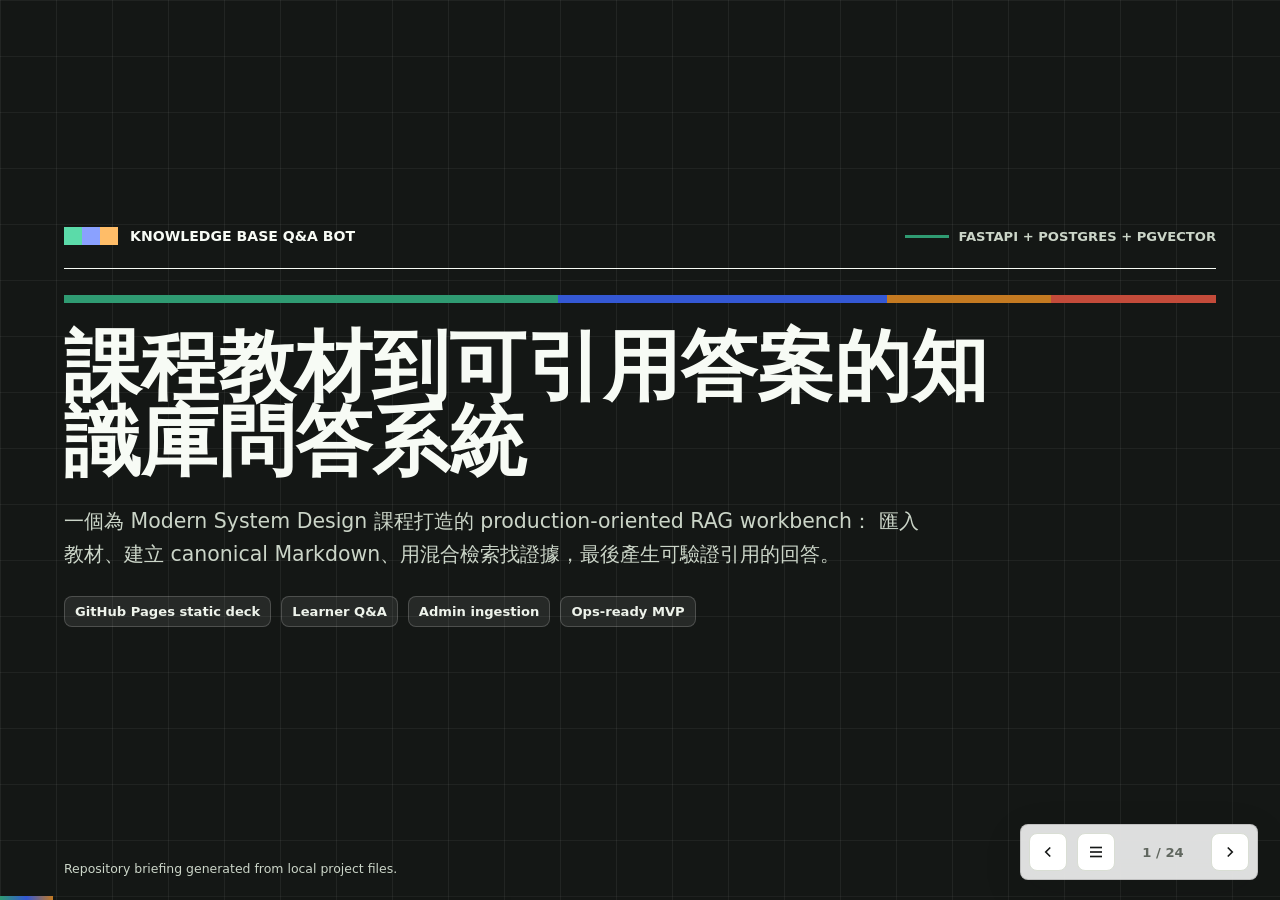
<file: docs/index.html>
<!doctype html>
<html lang="zh-Hant">
<head>
  <meta charset="utf-8">
  <meta name="viewport" content="width=device-width, initial-scale=1">
  <meta name="description" content="Knowledge Base Q&A Bot project slide deck for GitHub Pages.">
  <title>Knowledge Base Q&A Bot - Project Slides</title>
  <style>
    :root {
      color-scheme: light;
      --bg: #f5f6f3;
      --paper: #ffffff;
      --ink: #151716;
      --muted: #60675f;
      --line: #d9ded4;
      --soft: #ecefeb;
      --dark: #141715;
      --green: #2f9b72;
      --blue: #3458d4;
      --amber: #c47a21;
      --red: #c34b3a;
      --green-soft: #dcefe7;
      --blue-soft: #dfe6ff;
      --amber-soft: #f7e7ce;
      --red-soft: #f3d9d4;
      --radius: 8px;
      --shadow: 0 18px 70px rgba(20, 20, 20, 0.1);
      --pad-x: 64px;
      --pad-y: 54px;
      font-family:
        Inter, ui-sans-serif, system-ui, -apple-system, BlinkMacSystemFont,
        "Segoe UI", "Noto Sans TC", "Microsoft JhengHei", sans-serif;
    }

    * {
      box-sizing: border-box;
    }

    html,
    body {
      min-height: 100%;
      margin: 0;
      background: var(--bg);
      color: var(--ink);
      overflow: hidden;
    }

    button,
    input,
    select,
    textarea {
      font: inherit;
    }

    .deck {
      min-height: 100svh;
      position: relative;
    }

    .slide {
      display: none;
      min-height: 100svh;
      padding: var(--pad-y) var(--pad-x);
      overflow: hidden;
      position: relative;
    }

    .slide.active {
      display: grid;
      animation: in 220ms ease-out both;
    }

    .slide.light {
      background:
        linear-gradient(90deg, rgba(217, 222, 212, 0.68) 1px, transparent 1px),
        linear-gradient(180deg, rgba(217, 222, 212, 0.55) 1px, transparent 1px),
        var(--bg);
      background-size: 56px 56px;
    }

    .slide.white {
      background: var(--paper);
    }

    .slide.dark {
      color: #f7fbf5;
      background:
        linear-gradient(90deg, rgba(255, 255, 255, 0.06) 1px, transparent 1px),
        linear-gradient(180deg, rgba(255, 255, 255, 0.05) 1px, transparent 1px),
        var(--dark);
      background-size: 56px 56px;
    }

    .content {
      width: min(100%, 1200px);
      min-height: calc(100svh - var(--pad-y) * 2);
      margin: 0 auto;
      display: grid;
      gap: 26px;
      align-content: start;
      padding-bottom: 52px;
    }

    .center {
      align-content: center;
    }

    .split {
      grid-template-columns: 0.95fr 1.05fr;
      align-items: center;
      gap: 48px;
    }

    .topline {
      display: flex;
      justify-content: space-between;
      align-items: center;
      gap: 24px;
      min-height: 48px;
      padding-bottom: 16px;
      border-bottom: 1px solid currentColor;
    }

    .brand {
      display: inline-flex;
      align-items: center;
      gap: 12px;
      font-size: 0.88rem;
      font-weight: 800;
      text-transform: uppercase;
    }

    .mark {
      width: 54px;
      height: 18px;
      background:
        linear-gradient(90deg, var(--green) 0 18px, var(--blue) 18px 36px, var(--amber) 36px 54px);
      display: inline-block;
    }

    .dark .mark {
      background:
        linear-gradient(90deg, #5bdba9 0 18px, #8aa1ff 18px 36px, #ffbd68 36px 54px);
    }

    h1,
    h2,
    h3,
    p,
    figure {
      margin: 0;
    }

    h1 {
      max-width: 1000px;
      font-size: 4.8rem;
      line-height: 0.98;
      font-weight: 780;
    }

    h2 {
      max-width: 940px;
      font-size: 3.05rem;
      line-height: 1.06;
      font-weight: 760;
    }

    h3 {
      font-size: 1.12rem;
      line-height: 1.24;
      font-weight: 800;
    }

    .lead {
      max-width: 860px;
      color: var(--muted);
      font-size: 1.28rem;
      line-height: 1.58;
    }

    .dark .lead,
    .dark .muted,
    .dark .caption,
    .dark .kicker {
      color: #cbd5c8;
    }

    .muted {
      color: var(--muted);
      line-height: 1.48;
    }

    .caption {
      color: var(--muted);
      font-size: 0.82rem;
      line-height: 1.4;
    }

    .kicker {
      display: inline-flex;
      align-items: center;
      gap: 10px;
      color: var(--muted);
      font-size: 0.82rem;
      font-weight: 850;
      text-transform: uppercase;
    }

    .kicker::before {
      content: "";
      width: 44px;
      height: 3px;
      background: var(--green);
      display: inline-block;
    }

    .tag-row {
      display: flex;
      flex-wrap: wrap;
      gap: 10px;
    }

    .tag {
      border: 1px solid var(--line);
      background: rgba(255, 255, 255, 0.76);
      border-radius: var(--radius);
      color: var(--muted);
      padding: 7px 10px;
      font-size: 0.82rem;
      font-weight: 780;
    }

    .dark .tag {
      color: #eef3eb;
      border-color: rgba(255, 255, 255, 0.18);
      background: rgba(255, 255, 255, 0.08);
    }

    .grid-2,
    .grid-3,
    .grid-4 {
      display: grid;
      gap: 18px;
    }

    .grid-2 {
      grid-template-columns: repeat(2, minmax(0, 1fr));
    }

    .grid-3 {
      grid-template-columns: repeat(3, minmax(0, 1fr));
    }

    .grid-4 {
      grid-template-columns: repeat(4, minmax(0, 1fr));
    }

    .card,
    .row,
    .panel,
    .shot {
      border: 1px solid var(--line);
      background: rgba(255, 255, 255, 0.82);
      border-radius: var(--radius);
    }

    .card {
      min-height: 160px;
      padding: 22px;
      display: grid;
      gap: 14px;
      align-content: start;
    }

    .dark .card,
    .dark .row,
    .dark .panel {
      border-color: rgba(255, 255, 255, 0.16);
      background: rgba(255, 255, 255, 0.06);
    }

    .green {
      background: var(--green-soft);
      border-color: rgba(47, 155, 114, 0.34);
    }

    .blue {
      background: var(--blue-soft);
      border-color: rgba(52, 88, 212, 0.3);
    }

    .amber {
      background: var(--amber-soft);
      border-color: rgba(196, 122, 33, 0.34);
    }

    .red {
      background: var(--red-soft);
      border-color: rgba(195, 75, 58, 0.3);
    }

    .num {
      font-size: 3.7rem;
      line-height: 0.94;
      font-weight: 820;
    }

    .unit {
      color: var(--muted);
      font-size: 0.84rem;
      font-weight: 850;
      text-transform: uppercase;
    }

    .screen-grid {
      display: grid;
      grid-template-columns: 1.15fr 0.85fr;
      gap: 22px;
      align-items: start;
    }

    .shot {
      padding: 12px;
      box-shadow: var(--shadow);
      display: grid;
      gap: 10px;
    }

    .shot img {
      display: block;
      width: 100%;
      height: auto;
      border: 1px solid var(--line);
      border-radius: 4px;
      background: #fff;
    }

    .shot figcaption {
      display: grid;
      gap: 3px;
    }

    .shot strong {
      font-size: 0.92rem;
    }

    .shot span {
      color: var(--muted);
      font-size: 0.82rem;
      line-height: 1.34;
    }

    .screenshot-slide .content {
      gap: 18px;
    }

    .screenshot-slide h2 {
      font-size: 2.05rem;
      max-width: 1120px;
    }

    .screenshot-slide .shot img {
      height: 34vh;
      object-fit: contain;
    }

    .result-shot img {
      width: 100%;
      max-height: 48vh;
      object-fit: contain;
    }

    .result-slide .content {
      gap: 16px;
    }

    .result-slide h2 {
      font-size: 2.5rem;
      max-width: 1040px;
    }

    .flow {
      display: grid;
      grid-template-columns: repeat(6, minmax(0, 1fr));
      gap: 10px;
    }

    .flow.four {
      grid-template-columns: repeat(4, minmax(0, 1fr));
    }

    .step {
      position: relative;
      border: 1px solid var(--line);
      background: var(--paper);
      border-radius: var(--radius);
      padding: 14px;
      min-height: 112px;
      display: grid;
      gap: 8px;
      align-content: start;
    }

    .dark .step {
      border-color: rgba(255, 255, 255, 0.16);
      background: rgba(255, 255, 255, 0.08);
    }

    .step small {
      color: var(--green);
      font-size: 0.75rem;
      font-weight: 900;
    }

    .step span {
      color: var(--muted);
      font-size: 0.78rem;
      line-height: 1.35;
    }

    .dark .step span {
      color: #cbd5c8;
    }

    .row {
      display: grid;
      grid-template-columns: 190px 1fr;
      gap: 18px;
      padding: 14px 16px;
      align-items: start;
    }

    .row span {
      color: var(--muted);
      line-height: 1.42;
    }

    .dark .row span {
      color: #cbd5c8;
    }

    .rows {
      display: grid;
      gap: 10px;
    }

    .system {
      display: grid;
      grid-template-columns: 1fr 1.08fr 1fr;
      gap: 18px;
    }

    .system-col {
      display: grid;
      gap: 12px;
      align-content: start;
    }

    .node {
      border: 1px solid var(--line);
      border-radius: var(--radius);
      background: var(--paper);
      padding: 16px;
      min-height: 88px;
      display: grid;
      gap: 6px;
    }

    .node strong {
      font-size: 0.98rem;
    }

    .node small {
      color: var(--muted);
      line-height: 1.34;
    }

    .node.primary {
      color: #fff;
      background: var(--dark);
      border-color: var(--dark);
    }

    .node.primary small {
      color: #d0d8cd;
    }

    .matrix {
      display: grid;
      grid-template-columns: repeat(4, minmax(0, 1fr));
      gap: 12px;
    }

    .matrix .card {
      min-height: 116px;
      padding: 16px;
    }

    .routes {
      display: grid;
      grid-template-columns: repeat(2, minmax(0, 1fr));
      gap: 12px;
    }

    .route {
      border: 1px solid var(--line);
      background: rgba(255, 255, 255, 0.82);
      border-radius: var(--radius);
      min-height: 54px;
      padding: 12px 14px;
      display: grid;
      grid-template-columns: 70px 1fr;
      gap: 10px;
      align-items: center;
    }

    .method {
      display: inline-grid;
      place-items: center;
      min-height: 26px;
      border-radius: 4px;
      color: #fff;
      font-size: 0.72rem;
      font-weight: 900;
    }

    .get { background: var(--green); }
    .post { background: var(--blue); }
    .patch { background: var(--amber); }
    .delete { background: var(--red); }

    code,
    .terminal {
      font-family: "SFMono-Regular", Consolas, "Liberation Mono", Menlo, monospace;
    }

    .terminal {
      border: 1px solid var(--line);
      background: #101211;
      color: #eef5ed;
      border-radius: var(--radius);
      padding: 20px;
      font-size: 0.86rem;
      line-height: 1.6;
      overflow: hidden;
    }

    .quote {
      max-width: 960px;
      font-size: 2.85rem;
      line-height: 1.08;
      font-weight: 760;
    }

    .accent-line {
      display: grid;
      grid-template-columns: 3fr 2fr 1fr 1fr;
      height: 8px;
    }

    .accent-line span:nth-child(1) { background: var(--green); }
    .accent-line span:nth-child(2) { background: var(--blue); }
    .accent-line span:nth-child(3) { background: var(--amber); }
    .accent-line span:nth-child(4) { background: var(--red); }

    .controls {
      position: fixed;
      right: 22px;
      bottom: 20px;
      z-index: 40;
      display: flex;
      gap: 10px;
      align-items: center;
      border: 1px solid rgba(20, 20, 20, 0.14);
      background: rgba(255, 255, 255, 0.86);
      backdrop-filter: blur(12px);
      border-radius: var(--radius);
      padding: 8px;
      box-shadow: 0 12px 40px rgba(20, 20, 20, 0.1);
    }

    .icon-btn {
      width: 38px;
      height: 38px;
      border: 1px solid var(--line);
      border-radius: var(--radius);
      background: var(--paper);
      color: var(--ink);
      display: grid;
      place-items: center;
      cursor: pointer;
    }

    .icon-btn svg {
      width: 18px;
      height: 18px;
      fill: none;
      stroke: currentColor;
      stroke-width: 2.2;
    }

    .icon-btn:focus-visible,
    .icon-btn:hover {
      outline: 2px solid var(--blue);
      outline-offset: 2px;
    }

    .counter {
      min-width: 76px;
      color: var(--muted);
      font-size: 0.82rem;
      font-weight: 800;
      text-align: center;
    }

    .progress {
      position: fixed;
      left: 0;
      bottom: 0;
      width: 100%;
      height: 4px;
      z-index: 45;
      background: rgba(20, 20, 20, 0.1);
    }

    .progress span {
      display: block;
      height: 100%;
      width: 0%;
      background: linear-gradient(90deg, var(--green), var(--blue), var(--amber));
      transition: width 150ms ease;
    }

    .index {
      position: fixed;
      inset: 0;
      z-index: 70;
      display: none;
      overflow: auto;
      padding: 44px;
      color: #fff;
      background: rgba(20, 23, 21, 0.94);
    }

    .index.open {
      display: block;
    }

    .index-head {
      display: flex;
      justify-content: space-between;
      align-items: center;
      gap: 20px;
      padding-bottom: 18px;
      margin-bottom: 24px;
      border-bottom: 1px solid rgba(255, 255, 255, 0.18);
    }

    .index-grid {
      display: grid;
      grid-template-columns: repeat(4, minmax(0, 1fr));
      gap: 14px;
    }

    .index-card {
      min-height: 116px;
      border: 1px solid rgba(255, 255, 255, 0.18);
      background: rgba(255, 255, 255, 0.07);
      color: #fff;
      border-radius: var(--radius);
      padding: 16px;
      display: grid;
      gap: 8px;
      align-content: start;
      text-align: left;
      cursor: pointer;
    }

    .index-card .n {
      color: #9adfbd;
      font-size: 0.78rem;
      font-weight: 900;
    }

    .index-card .t {
      font-weight: 820;
      line-height: 1.24;
    }

    .index-card .s {
      color: #c8d1c7;
      font-size: 0.8rem;
      line-height: 1.34;
    }

    .foot {
      position: absolute;
      left: var(--pad-x);
      bottom: 24px;
      color: var(--muted);
      font-size: 0.78rem;
    }

    .dark .foot {
      color: #cbd5c8;
    }

    @keyframes in {
      from { opacity: 0; transform: translateY(10px); }
      to { opacity: 1; transform: translateY(0); }
    }

    @media (max-width: 980px) {
      :root {
        --pad-x: 24px;
        --pad-y: 28px;
      }

      html,
      body {
        overflow: auto;
      }

      .slide {
        overflow: auto;
      }

      .content,
      .split,
      .grid-2,
      .grid-3,
      .grid-4,
      .screen-grid,
      .flow,
      .flow.four,
      .system,
      .matrix,
      .routes,
      .index-grid {
        grid-template-columns: 1fr;
      }

      .content {
        min-height: auto;
      }

      h1 { font-size: 2.75rem; }
      h2 { font-size: 2.05rem; }
      .lead { font-size: 1.05rem; }
      .quote { font-size: 2rem; }

      .row {
        grid-template-columns: 1fr;
      }

      .controls {
        left: 16px;
        right: 16px;
        justify-content: space-between;
      }

      .foot {
        position: static;
      }
    }

    @media print {
      html,
      body {
        overflow: visible;
        background: #fff;
      }

      .slide,
      .slide.active {
        display: grid;
        min-height: 100vh;
        break-after: page;
        animation: none;
      }

      .controls,
      .progress,
      .index {
        display: none !important;
      }
    }
  </style>
</head>
<body>
  <main class="deck" aria-live="polite">
    <section class="slide dark active" data-title="封面" data-summary="專案定位與分享主題">
      <div class="content center">
        <div class="topline">
          <div class="brand"><span class="mark" aria-hidden="true"></span>Knowledge Base Q&amp;A Bot</div>
          <div class="kicker">FastAPI + Postgres + pgvector</div>
        </div>
        <div class="accent-line" aria-hidden="true"><span></span><span></span><span></span><span></span></div>
        <h1>課程教材到可引用答案的知識庫問答系統</h1>
        <p class="lead">
          一個為 Modern System Design 課程打造的 production-oriented RAG workbench：
          匯入教材、建立 canonical Markdown、用混合檢索找證據，最後產生可驗證引用的回答。
        </p>
        <div class="tag-row">
          <span class="tag">GitHub Pages static deck</span>
          <span class="tag">Learner Q&amp;A</span>
          <span class="tag">Admin ingestion</span>
          <span class="tag">Ops-ready MVP</span>
        </div>
      </div>
      <div class="foot">Repository briefing generated from local project files.</div>
    </section>

    <section class="slide light" data-title="為什麼需要它" data-summary="課程知識庫的核心問題">
      <div class="content center">
        <span class="kicker">Problem</span>
        <h2>課程內容越完整，學生越需要一個可信的入口。</h2>
        <div class="grid-3">
          <div class="card"><h3>教材分散</h3><p class="muted">PDF、Markdown、公告、FAQ、Q&amp;A 與講義會散落在不同格式。單純全文搜尋很難回答跨章節問題。</p></div>
          <div class="card"><h3>回答必須有根據</h3><p class="muted">學生不只需要自然語言答案，也需要知道答案來自哪個檔案、哪個 heading、哪些片段。</p></div>
          <div class="card"><h3>營運需要可控</h3><p class="muted">上傳、索引、權限、模型成本、錯誤、備份與部署，都要能被追蹤，而不是藏在臨時腳本裡。</p></div>
        </div>
      </div>
    </section>

    <section class="slide white" data-title="產品承諾" data-summary="四個成功標準">
      <div class="content split">
        <div>
          <span class="kicker">Product Promise</span>
          <h2>不是聊天機器人外殼，而是可審計的課程知識產品。</h2>
          <p class="lead" style="margin-top: 18px;">專案把「回答」拆成三個可檢查的合約：內容如何進來、證據如何被選出、引用如何被驗證。</p>
        </div>
        <div class="grid-2">
          <div class="card green"><div class="num">1</div><h3>Canonical sources</h3><p class="muted">所有輸入最後落到 canonical Markdown，引用回到穩定的 `filename#heading`。</p></div>
          <div class="card blue"><div class="num">2</div><h3>Grounded retrieval</h3><p class="muted">Postgres lexical search 與 pgvector semantic search 合併排序，保留診斷資料。</p></div>
          <div class="card amber"><div class="num">3</div><h3>Citation validation</h3><p class="muted">答案只能引用 selected sources，否則降級成穩定的 cannot-confirm 回覆。</p></div>
          <div class="card red"><div class="num">4</div><h3>Operator control</h3><p class="muted">Admin key、audit events、worker heartbeat、provider budget 與 smoke checks 都納入產品面。</p></div>
        </div>
      </div>
    </section>

    <section class="slide white screenshot-slide" data-title="實際介面截圖" data-summary="本機 app UI 的 chat 與 provider ops 畫面">
      <div class="content">
        <span class="kicker">App Screenshots</span>
        <h2>實際 FastAPI UI 已經是可操作的 workbench，而不是單純的 demo 頁。</h2>
        <div class="screen-grid">
          <figure class="shot">
            <img src="assets/kb-workbench-chat.png" alt="Knowledge Workbench chat tab screenshot with sidebar, chat panel, and inspector">
            <figcaption><strong>Chat workspace</strong><span>左側 tabs、中央 Course Assistant、右側 answer sources / quality / index status inspector。</span></figcaption>
          </figure>
          <figure class="shot">
            <img src="assets/kb-workbench-provider-ops.png" alt="Knowledge Workbench Provider Ops tab screenshot with provider summary and budget guardrails sections">
            <figcaption><strong>Provider Ops workspace</strong><span>Provider reliability、usage、budget guardrails、latest calls 與 answer traces 放在 admin-only 視角。</span></figcaption>
          </figure>
        </div>
        <p class="caption">截圖來自本機 `http://127.0.0.1:8765/`。截圖環境未連接完整課程索引資料，因此部分狀態顯示 unavailable；生產資料由 Postgres index、worker 與 provider telemetry 填入。</p>
      </div>
    </section>

    <section class="slide light result-slide" data-title="真實查詢結果" data-summary="深度系統設計問題命中 RAG 與 citation 教材章節">
      <div class="content">
        <span class="kicker">Real Retrieval Result</span>
        <h2>一個深度問題可以同時測出檢索、引用與答案品質的價值。</h2>
        <figure class="shot result-shot">
          <img src="assets/kb-workbench-real-rag-query.png" alt="Knowledge Workbench real query result screenshot showing a deep RAG question, five selected sources, valid citations, and indexed course material status">
          <figcaption>
            <strong>問題：設計一個課程知識庫問答系統時，為什麼不能只靠向量搜尋？</strong>
            <span>真實查詢命中教材章節；右側 inspector 顯示 sources、chunks、selected / rejected、valid citations。</span>
          </figcaption>
        </figure>
      </div>
    </section>

    <!-- <section class="slide light result-slide" data-title="OpenAI 中文回答" data-summary="使用 OpenAI provider 產生完整中文 grounded answer">
      <div class="content">
        <span class="kicker">Live OpenAI Answer</span>
        <h2>中文問題也能走完整的 RAG 流程：檢索 10 個來源、生成答案、驗證引用。</h2>
        <figure class="shot result-shot">
          <img src="assets/kb-workbench-openai-live-answer.png" alt="Knowledge Workbench screenshot showing a Chinese RAG query answered by OpenAI with ten cited course sources">
          <figcaption>
            <strong>問題：Knowledge Base Q&A Bot 的查詢流程與評估方法是什麼？</strong>
            <span>此畫面以 `KB_ANSWER_PROVIDER=openai` 跑 live `/chat/stream`；預設 limit 已調整為 10，回答狀態為 can_answer / valid citations，並標示 Answered from 10 course sources。</span>
          </figcaption>
        </figure>
      </div>
    </section> -->

    <section class="slide light" data-title="三欄 workbench" data-summary="使用者視角與 inspector">
      <div class="content">
        <span class="kicker">Workbench Model</span>
        <h2>三欄設計讓回答、來源與營運狀態保持在同一個工作面。</h2>
        <div class="grid-3">
          <div class="card"><h3>Left: workspace tabs</h3><p class="muted">Chat、Mindmap、Admin Uploads、Provider Ops、Audit Log、Sources、Feedback / Evals。</p></div>
          <div class="card"><h3>Center: active workflow</h3><p class="muted">聊天、streaming answer、upload job、provider report、eval results 都在中央工作區處理。</p></div>
          <div class="card"><h3>Right: context inspector</h3><p class="muted">顯示 answer sources、answer quality、Markdown preview、index status 與 eval summary。</p></div>
        </div>
      </div>
    </section>

    <section class="slide dark" data-title="端到端資料流" data-summary="Upload 到 cited answer">
      <div class="content center">
        <span class="kicker">End-to-End Flow</span>
        <h2>從教材檔案到 grounded answer，每一步都留下可營運的狀態。</h2>
        <div class="panel" style="padding: 24px;">
          <div class="flow">
            <div class="step"><small>01</small><strong>Upload</strong><span>PDF / MD / TXT / HTML through `/imports`</span></div>
            <div class="step"><small>02</small><strong>Validate</strong><span>Reject empty, binary-looking, bad PDF, HTML mismatch</span></div>
            <div class="step"><small>03</small><strong>Canonicalize</strong><span>Raw artifact plus canonical Markdown in `docs/`</span></div>
            <div class="step"><small>04</small><strong>Index</strong><span>Documents, sections, chunks, embeddings, TSV</span></div>
            <div class="step"><small>05</small><strong>Retrieve</strong><span>Visibility-filtered lexical + vector merge</span></div>
            <div class="step"><small>06</small><strong>Answer</strong><span>Citation validation before persistence</span></div>
          </div>
        </div>
        <p class="lead">關鍵設計：`POST /imports` 保持輕量，真正的轉檔、索引、eval 交給 DB-backed background worker。</p>
      </div>
    </section>

    <section class="slide white" data-title="架構總覽" data-summary="模組化 monolith 與外部邊界">
      <div class="content">
        <span class="kicker">Architecture</span>
        <h2>第一版是 modular monolith，但 worker、provider、storage 邊界都已經切清楚。</h2>
        <div class="system">
          <div class="system-col">
            <div class="node"><strong>Browser Workbench</strong><small>Login, chat, stream, sources, admin panels</small></div>
            <div class="node"><strong>Course Files</strong><small>PDF, Markdown, TXT, HTML uploads</small></div>
            <div class="node"><strong>Ops Commands</strong><small>migrate, ops-check, backup, eval</small></div>
          </div>
          <div class="system-col">
            <div class="node primary"><strong>FastAPI App</strong><small>Routes, sessions, retrieval, answer orchestration, observability middleware</small></div>
            <div class="node amber"><strong>Background Worker</strong><small>`ingest.upload`, `index.rebuild`, `document.reindex`, `eval.run`</small></div>
            <div class="node"><strong>Domain Services</strong><small>ingestion, indexing, retrieval, answer, evals, audit, provider telemetry</small></div>
          </div>
          <div class="system-col">
            <div class="node green"><strong>Postgres + pgvector</strong><small>Documents, sections, chunks, vectors, jobs, messages, feedback</small></div>
            <div class="node green"><strong>Durable Runtime Files</strong><small>`docs/`, `raw/`, `.kb/` verified by `/ready`</small></div>
            <div class="node blue"><strong>OpenAI Providers</strong><small>`text-embedding-3-small` 768 dims, `gpt-5.4-mini` answer model</small></div>
          </div>
        </div>
      </div>
    </section>

    <section class="slide light" data-title="資料模型" data-summary="核心資料表與責任">
      <div class="content">
        <span class="kicker">Data Model</span>
        <h2>資料表設計讓來源、回答、診斷與營運狀態可以分開追蹤。</h2>
        <div class="rows">
          <div class="row"><strong>documents</strong><span>Canonical path、source type、title、content hash、visibility、lifecycle status 與 metadata。</span></div>
          <div class="row"><strong>sections / chunks</strong><span>Markdown headings 變 sections；sections 有 TSV，chunks 有 `vector(768)` HNSW index。</span></div>
          <div class="row"><strong>conversations / messages</strong><span>保存 learner 與 assistant messages，assistant message 保留 cited sources JSON。</span></div>
          <div class="row"><strong>retrieval_events</strong><span>保存 selected sources、score diagnostics、answer quality、provider metadata 與 decision。</span></div>
          <div class="row"><strong>background_jobs / audit / feedback</strong><span>DB-backed orchestration、security audit、learner/TA feedback 與 eval regression loop。</span></div>
        </div>
      </div>
    </section>

    <section class="slide white" data-title="Ingestion" data-summary="輸入驗證、去重與 canonical Markdown">
      <div class="content split">
        <div>
          <span class="kicker">Ingestion</span>
          <h2>匯入層的目標不是只把檔案存起來，而是保證 runtime source 一致。</h2>
          <p class="lead" style="margin-top: 18px;">原始上傳留在 `raw/`，可引用的知識留在 `docs/` canonical Markdown。同內容用 hash 去重；同檔名不同內容用 hash suffix 保留新 artifact。</p>
        </div>
        <div class="matrix">
          <div class="card"><h3>.pdf</h3><p class="muted">檢查 PDF signature，抽文字轉 Markdown。</p></div>
          <div class="card"><h3>.md</h3><p class="muted">保留 Markdown，補 metadata 與 canonical path。</p></div>
          <div class="card"><h3>.txt</h3><p class="muted">UTF-8 解碼、段落化、簡單 heading detection。</p></div>
          <div class="card"><h3>.html</h3><p class="muted">要求 recognizable markup，轉成可讀 Markdown。</p></div>
          <div class="card red"><h3>Reject</h3><p class="muted">空檔、content-type mismatch、binary-looking text。</p></div>
          <div class="card amber"><h3>Metadata</h3><p class="muted">原檔名、檔案類型、warnings、Markdown bytes。</p></div>
          <div class="card blue"><h3>Async</h3><p class="muted">`POST /imports` 建 queued job，worker 執行轉換。</p></div>
          <div class="card green"><h3>Next job</h3><p class="muted">成功後 enqueue `index.rebuild`。</p></div>
        </div>
      </div>
    </section>

    <section class="slide dark" data-title="Indexing" data-summary="Markdown 到 Postgres index">
      <div class="content">
        <span class="kicker">Indexing</span>
        <h2>Index 不是檔案快取，而是回答品質與引用可靠性的結構化基礎。</h2>
        <div class="flow four">
          <div class="step"><small>1</small><strong>Scan `docs/`</strong><span>掃描 canonical Markdown，frontmatter 可帶 visibility labels。</span></div>
          <div class="step"><small>2</small><strong>Parse sections</strong><span>用 heading 建 source IDs，保留 heading slug、level、body_md。</span></div>
          <div class="step"><small>3</small><strong>Chunk and embed</strong><span>只對變更 chunks 建 embeddings；目前 schema dimension 是 768。</span></div>
          <div class="step"><small>4</small><strong>Export status</strong><span>寫入 Postgres index，也產生 `.kb/index.json` 供 inspection/export。</span></div>
        </div>
        <div class="terminal">$ make migrate<br>$ make index<br>$ make worker-once<br>ready: database, pgvector, migrations, index, platform_auth, storage</div>
      </div>
    </section>

    <section class="slide light" data-title="Retrieval" data-summary="混合檢索與診斷合約">
      <div class="content split">
        <div>
          <span class="kicker">Retrieval Contract</span>
          <h2>Hybrid retrieval 會產生答案，也會產生可解釋的診斷資料。</h2>
          <p class="lead" style="margin-top: 18px;">Search path 先做 source access filtering，再跑 lexical / vector / hybrid。合併後套 query relevance boost、source priority boost、score threshold，最後選出 accepted candidates。</p>
        </div>
        <div class="grid-2">
          <div class="card green"><h3>Lexical</h3><p class="muted">Postgres TSV 搜尋 headings 與 Markdown body，適合精確術語、檔名、章節。</p></div>
          <div class="card blue"><h3>Vector</h3><p class="muted">pgvector cosine search，適合語意相近、不同說法、跨教材提問。</p></div>
          <div class="card amber"><h3>Hybrid merge</h3><p class="muted">依 section 合併候選，保留 strategy scores 與 debug scores。</p></div>
          <div class="card red"><h3>Evidence gate</h3><p class="muted">低於 threshold 或沒有 accepted source，就回 cannot-confirm。</p></div>
        </div>
      </div>
    </section>

    <section class="slide white" data-title="答案品質" data-summary="引用驗證與 cannot-confirm">
      <div class="content center">
        <span class="kicker">Answer Quality</span>
        <h2>回答層的核心規則：不能引用未選中的來源。</h2>
        <div class="grid-3">
          <div class="card green"><h3>Selected sources</h3><p class="muted">只有 retrieval accepted candidates 會進 prompt。這是模型可用證據的邊界。</p></div>
          <div class="card blue"><h3>Cited sources</h3><p class="muted">LLM 產出的引用會被解析，必須全部屬於 selected source IDs。</p></div>
          <div class="card red"><h3>Invalid citations</h3><p class="muted">若漏引、亂引、cannot-confirm 卻附引用，就 retry strict；仍失敗則降級。</p></div>
        </div>
        <div class="terminal">answer_quality = {<br>&nbsp;&nbsp;"answer_valid": true,<br>&nbsp;&nbsp;"selected_source_ids": [...],<br>&nbsp;&nbsp;"cited_source_ids": [...],<br>&nbsp;&nbsp;"cannot_confirm_reason": null<br>}</div>
      </div>
    </section>

    <section class="slide dark" data-title="Streaming" data-summary="SSE 事件與持久化">
      <div class="content split">
        <div>
          <span class="kicker">Streaming Chat</span>
          <h2>Streaming 保留同一套 retrieval 與 answer quality 合約。</h2>
          <p class="lead" style="margin-top: 18px;">`/chat/stream` 先送 `sources` event，讓 UI 立即呈現引用與診斷；token events 之後，最後 `done` event 帶 validated answer 與 answer_quality。</p>
        </div>
        <div class="flow four">
          <div class="step"><small>SSE 1</small><strong>sources</strong><span>selected sources + retrieval diagnostics</span></div>
          <div class="step"><small>SSE 2</small><strong>token</strong><span>provider streaming deltas</span></div>
          <div class="step"><small>SSE 3</small><strong>done</strong><span>final answer + quality metadata</span></div>
          <div class="step"><small>SSE X</small><strong>error</strong><span>stable provider or budget errors</span></div>
        </div>
      </div>
    </section>

    <section class="slide light" data-title="API Map" data-summary="主要 HTTP 介面">
      <div class="content">
        <span class="kicker">API Surface</span>
        <h2>API 分成 learner path、admin path 與 operations path。</h2>
        <div class="routes">
          <div class="route"><span class="method post">POST</span><code>/chat</code></div>
          <div class="route"><span class="method post">POST</span><code>/chat/stream</code></div>
          <div class="route"><span class="method post">POST</span><code>/search</code></div>
          <div class="route"><span class="method get">GET</span><code>/sources</code></div>
          <div class="route"><span class="method get">GET</span><code>/mindmap</code></div>
          <div class="route"><span class="method post">POST</span><code>/imports</code></div>
          <div class="route"><span class="method post">POST</span><code>/index</code></div>
          <div class="route"><span class="method get">GET</span><code>/ready</code></div>
          <div class="route"><span class="method get">GET</span><code>/metrics</code></div>
          <div class="route"><span class="method get">GET</span><code>/admin/jobs/runtime</code></div>
          <div class="route"><span class="method patch">PATCH</span><code>/admin/documents/{id}/lifecycle</code></div>
          <div class="route"><span class="method get">GET</span><code>/admin/provider-observability</code></div>
        </div>
      </div>
    </section>

    <section class="slide white" data-title="權限模型" data-summary="Learner access 與 admin key 分離">
      <div class="content split">
        <div>
          <span class="kicker">Access Control</span>
          <h2>平台登入是學員入口，Admin key 是營運入口，兩者刻意分離。</h2>
          <p class="lead" style="margin-top: 18px;">MVP 不做註冊或完整 RBAC，而是單一 configured platform login。內容可見性透過 source labels 套用在 search、chat、sources、mindmap。</p>
        </div>
        <div class="rows">
          <div class="row"><strong>Platform learner</strong><span>Session cookie with `KB_AUTH_SECRET_KEY`; 可看 `public`、`role:*`、`user:*`、`cohort:*` 與額外 labels。</span></div>
          <div class="row"><strong>Admin operations</strong><span>`X-KB-Admin-Key` 保護 uploads、indexing、jobs、audit、documents、provider ops。</span></div>
          <div class="row"><strong>Document lifecycle</strong><span>`active` 才能被 sources/search/chat/mindmap 看見；`delete` 只刪 DB index，不刪原檔。</span></div>
          <div class="row"><strong>Secret hygiene</strong><span>Audit metadata 不存 raw admin keys 或 platform passwords；admin actor ID 用 fingerprint。</span></div>
        </div>
      </div>
    </section>

    <section class="slide dark" data-title="Background Jobs" data-summary="可靠的非同步 orchestration">
      <div class="content">
        <span class="kicker">Worker Runtime</span>
        <h2>所有長任務都透過 DB-backed jobs，避免 request thread 承擔轉檔與索引。</h2>
        <div class="grid-4">
          <div class="card"><h3>ingest.upload</h3><p class="muted">從 raw artifact 轉 canonical Markdown，更新 ingestion metadata。</p></div>
          <div class="card"><h3>index.rebuild</h3><p class="muted">重建 documents、sections、chunks、embeddings 與 export artifact。</p></div>
          <div class="card"><h3>document.reindex</h3><p class="muted">針對單一 document 重建 index，支援 lifecycle 修復。</p></div>
          <div class="card"><h3>eval.run</h3><p class="muted">背景執行 regression cases，產生 retrieval / citation metrics。</p></div>
        </div>
        <div class="flow four">
          <div class="step"><small>Claim</small><strong>priority + available_at</strong><span>worker claims next queued job</span></div>
          <div class="step"><small>Run</small><strong>status = running</strong><span>locked_at + worker_id</span></div>
          <div class="step"><small>Retry</small><strong>bounded backoff</strong><span>base delay to max delay</span></div>
          <div class="step"><small>Recover</small><strong>stale jobs</strong><span>manual or automatic recovery</span></div>
        </div>
      </div>
    </section>

    <section class="slide light" data-title="Observability" data-summary="健康檢查、metrics、audit 與 provider budget">
      <div class="content">
        <span class="kicker">Operations</span>
        <h2>這個 MVP 的 observability 是 app-native，先滿足單機部署與快速 triage。</h2>
        <div class="grid-3">
          <div class="card green"><h3>/health + /ready</h3><p class="muted">Ready 檢查 DB、pgvector、migration、index、auth、storage。</p></div>
          <div class="card blue"><h3>/metrics</h3><p class="muted">In-process JSON counters、recent request samples、provider usage 與 error metadata。</p></div>
          <div class="card amber"><h3>Request IDs</h3><p class="muted">每個 response 都帶 `X-Request-ID`，structured logs 可串 UI 回報與 server logs。</p></div>
          <div class="card red"><h3>Rate limits</h3><p class="muted">Login、chat、streaming chat、uploads、admin writes 都有 429 與 `Retry-After`。</p></div>
          <div class="card"><h3>Audit events</h3><p class="muted">Login、logout、admin allow/deny、rate-limit block、upload concurrency block 入 DB。</p></div>
          <div class="card"><h3>Provider budget</h3><p class="muted">Tokens、calls、error rate 可設 warning/exceeded；可選擇 exceeded 時阻擋 provider call。</p></div>
        </div>
      </div>
    </section>

    <section class="slide white" data-title="Evaluation" data-summary="回饋、eval cases 與可追蹤指標">
      <div class="content split">
        <div>
          <span class="kicker">Quality Loop</span>
          <h2>回答品質不是主觀感覺，而是 retrieval 與 citation 分開度量。</h2>
          <p class="lead" style="margin-top: 18px;">Eval metrics 明確區分找不到證據、找到但沒引用、引用不精準等失敗型態，方便後續調整檢索策略與教材結構。</p>
        </div>
        <div class="grid-2">
          <div class="card green"><h3>Retrieval</h3><p class="muted">`top1_hit`, `retrieval_recall`, selected/rejected source IDs, top score。</p></div>
          <div class="card blue"><h3>Citation</h3><p class="muted">`citation_recall`, `citation_precision`, citation error count。</p></div>
          <div class="card amber"><h3>Answer validity</h3><p class="muted">`answer_valid`, cannot-confirm reason, invalid provider citations。</p></div>
          <div class="card red"><h3>Feedback</h3><p class="muted">Learner/TA ratings and notes become regression inputs.</p></div>
        </div>
      </div>
    </section>

    <section class="slide dark" data-title="Real Content Readiness" data-summary="目前驗證過的 launch artifact">
      <div class="content center">
        <span class="kicker">Verified Local Launch Artifact</span>
        <h2>目前 real-content path 已完成一次可重現的本機驗收。</h2>
        <div class="grid-3">
          <div class="card"><div class="num">35</div><div class="unit">Course files</div><p class="muted">私有教材來源仍不進 git，透過 encrypted artifact path 搬移。</p></div>
          <div class="card"><div class="num">819</div><div class="unit">Sections / chunks</div><p class="muted">Postgres + pgvector index with 768-dimensional embeddings.</p></div>
          <div class="card"><div class="num">5/5</div><div class="unit">Retrieval acceptance</div><p class="muted">Acceptance report packaged with DB/runtime files.</p></div>
        </div>
        <div class="terminal">artifact: backups/real-content-20260529T171708Z/<br>live answer acceptance: 3/3 passed<br>cases: CAP theorem, RAG flow, Message Queue streaming</div>
      </div>
    </section>

    <section class="slide light" data-title="Deploy Runbook" data-summary="生產部署與回滾">
      <div class="content">
        <span class="kicker">Production Path</span>
        <h2>部署模型很直接：app、worker、Postgres + pgvector，加上 durable files。</h2>
        <div class="flow four">
          <div class="step"><small>1</small><strong>Validate env</strong><span>從 `ops/env.production.example` 起手，跑 `make deploy-check`。</span></div>
          <div class="step"><small>2</small><strong>Migrate once</strong><span>每次 deploy 先跑 Alembic migrations，再啟動 app traffic。</span></div>
          <div class="step"><small>3</small><strong>Run worker</strong><span>Production Compose 必須跑 worker profile。</span></div>
          <div class="step"><small>4</small><strong>Smoke and backup</strong><span>`make ops-check`、provider acceptance、backup 與 restore runbook。</span></div>
        </div>
        <div class="terminal">docker compose run --rm migrate<br>docker compose up -d app<br>docker compose --profile worker up -d worker<br>make ops-check API_URL=https://your-app.example.com KB_ADMIN_API_KEY=$KB_ADMIN_API_KEY</div>
      </div>
    </section>

    <section class="slide white" data-title="Testing and CI" data-summary="驗證策略與 CI gates">
      <div class="content split">
        <div>
          <span class="kicker">Verification</span>
          <h2>測試策略依風險分層：純邏輯走 unit，DB contract 走 integration，部署包裝走 Docker/e2e。</h2>
          <p class="lead" style="margin-top: 18px;">CI 已涵蓋 lint/typecheck、本地測試、Compose config、Docker tests、smoke checks。DB-backed tests 需要 `KB_DATABASE_URL_TEST`，否則會跳過。</p>
        </div>
        <div class="terminal">make test-unit<br>make test-integration<br>make test-e2e<br>make test<br>make lint<br>make docker-test<br>make docker-smoke</div>
      </div>
    </section>

    <section class="slide light" data-title="Scope Decisions" data-summary="重要設計取捨">
      <div class="content">
        <span class="kicker">Trade-offs</span>
        <h2>這些取捨讓 MVP 可以上線，同時留下清楚的演進路徑。</h2>
        <div class="grid-3">
          <div class="card"><h3>Postgres + pgvector over FAISS</h3><p class="muted">同一個 operational boundary 管 metadata、permissions、chunks、vectors、feedback、retrieval events。</p></div>
          <div class="card"><h3>Single platform login</h3><p class="muted">先滿足課程學員入口，避免 premature user management；admin key 保持獨立。</p></div>
          <div class="card"><h3>App-native observability</h3><p class="muted">先不引 Prometheus/OpenTelemetry，等流量或多 replica 真的需要時再加。</p></div>
          <div class="card"><h3>No file deletion on document delete</h3><p class="muted">Document delete 是 DB index lifecycle 操作，raw/canonical artifacts 保留。</p></div>
          <div class="card"><h3>Provider budget guardrails</h3><p class="muted">成本與錯誤率先在 app 中可見，必要時可 blocking before provider call。</p></div>
          <div class="card"><h3>Canonical Markdown first</h3><p class="muted">讓 citations、source preview、mindmap、evaluator 使用同一份穩定文字來源。</p></div>
        </div>
      </div>
    </section>

    <section class="slide dark" data-title="收束" data-summary="專案的一句話">
      <div class="content center">
        <span class="kicker">Takeaway</span>
        <p class="quote">這個系統的價值不只是回答比較快，而是讓每個答案都能回到課程材料、引用合約與營運事實。</p>
        <div class="grid-3">
          <div class="card"><h3>For learners</h3><p class="muted">更快找到可信答案。</p></div>
          <div class="card"><h3>For admins</h3><p class="muted">更安全地匯入、索引、修復教材。</p></div>
          <div class="card"><h3>For operators</h3><p class="muted">更清楚地部署、觀測、控制成本。</p></div>
        </div>
      </div>
    </section>
  </main>

  <div class="controls" aria-label="Slide controls">
    <button class="icon-btn" id="prev" type="button" aria-label="Previous slide" title="Previous slide"><svg viewBox="0 0 24 24" aria-hidden="true"><path d="M15 18l-6-6 6-6"></path></svg></button>
    <button class="icon-btn" id="openIndex" type="button" aria-label="Open slide index" title="Open slide index"><svg viewBox="0 0 24 24" aria-hidden="true"><path d="M4 6h16"></path><path d="M4 12h16"></path><path d="M4 18h16"></path></svg></button>
    <div class="counter" id="counter">1 / 25</div>
    <button class="icon-btn" id="next" type="button" aria-label="Next slide" title="Next slide"><svg viewBox="0 0 24 24" aria-hidden="true"><path d="M9 6l6 6-6 6"></path></svg></button>
  </div>
  <div class="progress" aria-hidden="true"><span id="bar"></span></div>

  <aside class="index" id="index" aria-label="Slide index" aria-modal="true" role="dialog">
    <div class="index-head">
      <div><div class="kicker">Slide Index</div><h2 style="font-size: 2.2rem; margin-top: 8px;">Knowledge Base Q&amp;A Bot</h2></div>
      <button class="icon-btn" id="closeIndex" type="button" aria-label="Close slide index" title="Close slide index"><svg viewBox="0 0 24 24" aria-hidden="true"><path d="M18 6L6 18"></path><path d="M6 6l12 12"></path></svg></button>
    </div>
    <div class="index-grid" id="indexGrid"></div>
  </aside>

  <script>
    const slides = Array.from(document.querySelectorAll(".slide"));
    const prev = document.getElementById("prev");
    const next = document.getElementById("next");
    const openIndex = document.getElementById("openIndex");
    const closeIndex = document.getElementById("closeIndex");
    const index = document.getElementById("index");
    const indexGrid = document.getElementById("indexGrid");
    const counter = document.getElementById("counter");
    const bar = document.getElementById("bar");
    let current = readHash();

    function readHash() {
      const match = location.hash.match(/^#slide-(\d+)$/);
      if (!match) return 0;
      const parsed = Number(match[1]) - 1;
      return Number.isNaN(parsed) ? 0 : Math.max(0, Math.min(slides.length - 1, parsed));
    }

    function go(to, push = true) {
      current = Math.max(0, Math.min(slides.length - 1, to));
      slides.forEach((slide, i) => {
        slide.classList.toggle("active", i === current);
        slide.setAttribute("aria-hidden", i === current ? "false" : "true");
      });
      counter.textContent = `${current + 1} / ${slides.length}`;
      bar.style.width = `${((current + 1) / slides.length) * 100}%`;
      prev.disabled = current === 0;
      next.disabled = current === slides.length - 1;
      if (push) history.replaceState(null, "", `#slide-${current + 1}`);
    }

    function buildIndex() {
      indexGrid.innerHTML = "";
      slides.forEach((slide, i) => {
        const button = document.createElement("button");
        button.type = "button";
        button.className = "index-card";
        button.innerHTML = `<span class="n">${String(i + 1).padStart(2, "0")}</span><span class="t">${slide.dataset.title || "Untitled"}</span><span class="s">${slide.dataset.summary || ""}</span>`;
        button.addEventListener("click", () => {
          go(i);
          index.classList.remove("open");
          openIndex.focus();
        });
        indexGrid.appendChild(button);
      });
    }

    prev.addEventListener("click", () => go(current - 1));
    next.addEventListener("click", () => go(current + 1));
    openIndex.addEventListener("click", () => {
      index.classList.add("open");
      closeIndex.focus();
    });
    closeIndex.addEventListener("click", () => {
      index.classList.remove("open");
      openIndex.focus();
    });
    addEventListener("hashchange", () => go(readHash(), false));
    addEventListener("keydown", (event) => {
      if (event.key === "Escape" && index.classList.contains("open")) {
        index.classList.remove("open");
        openIndex.focus();
        return;
      }
      if (event.key === "Escape") {
        index.classList.add("open");
        closeIndex.focus();
        return;
      }
      if (index.classList.contains("open")) return;
      if (["ArrowRight", "PageDown", " "].includes(event.key)) {
        event.preventDefault();
        go(current + 1);
      }
      if (["ArrowLeft", "PageUp"].includes(event.key)) {
        event.preventDefault();
        go(current - 1);
      }
      if (event.key === "Home") {
        event.preventDefault();
        go(0);
      }
      if (event.key === "End") {
        event.preventDefault();
        go(slides.length - 1);
      }
    });

    buildIndex();
    go(current, false);
  </script>
</body>
</html>
</file>
